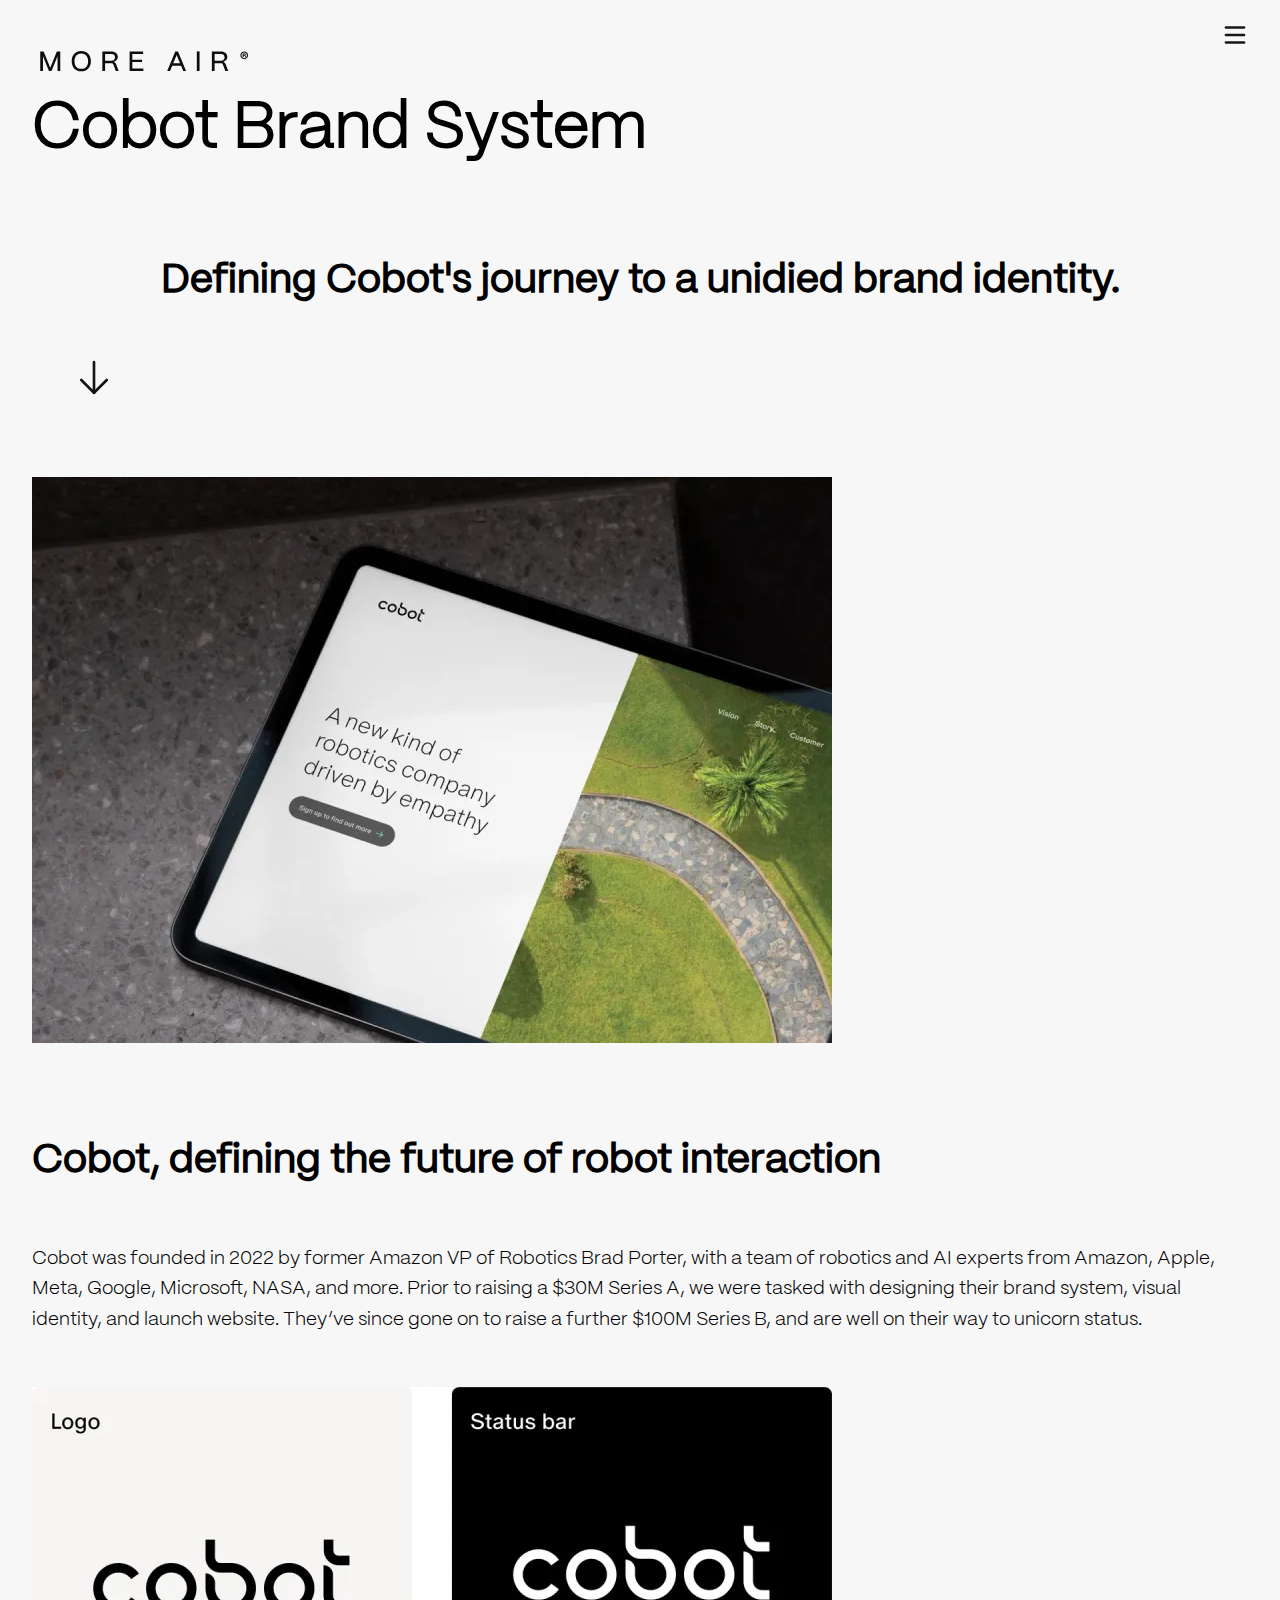
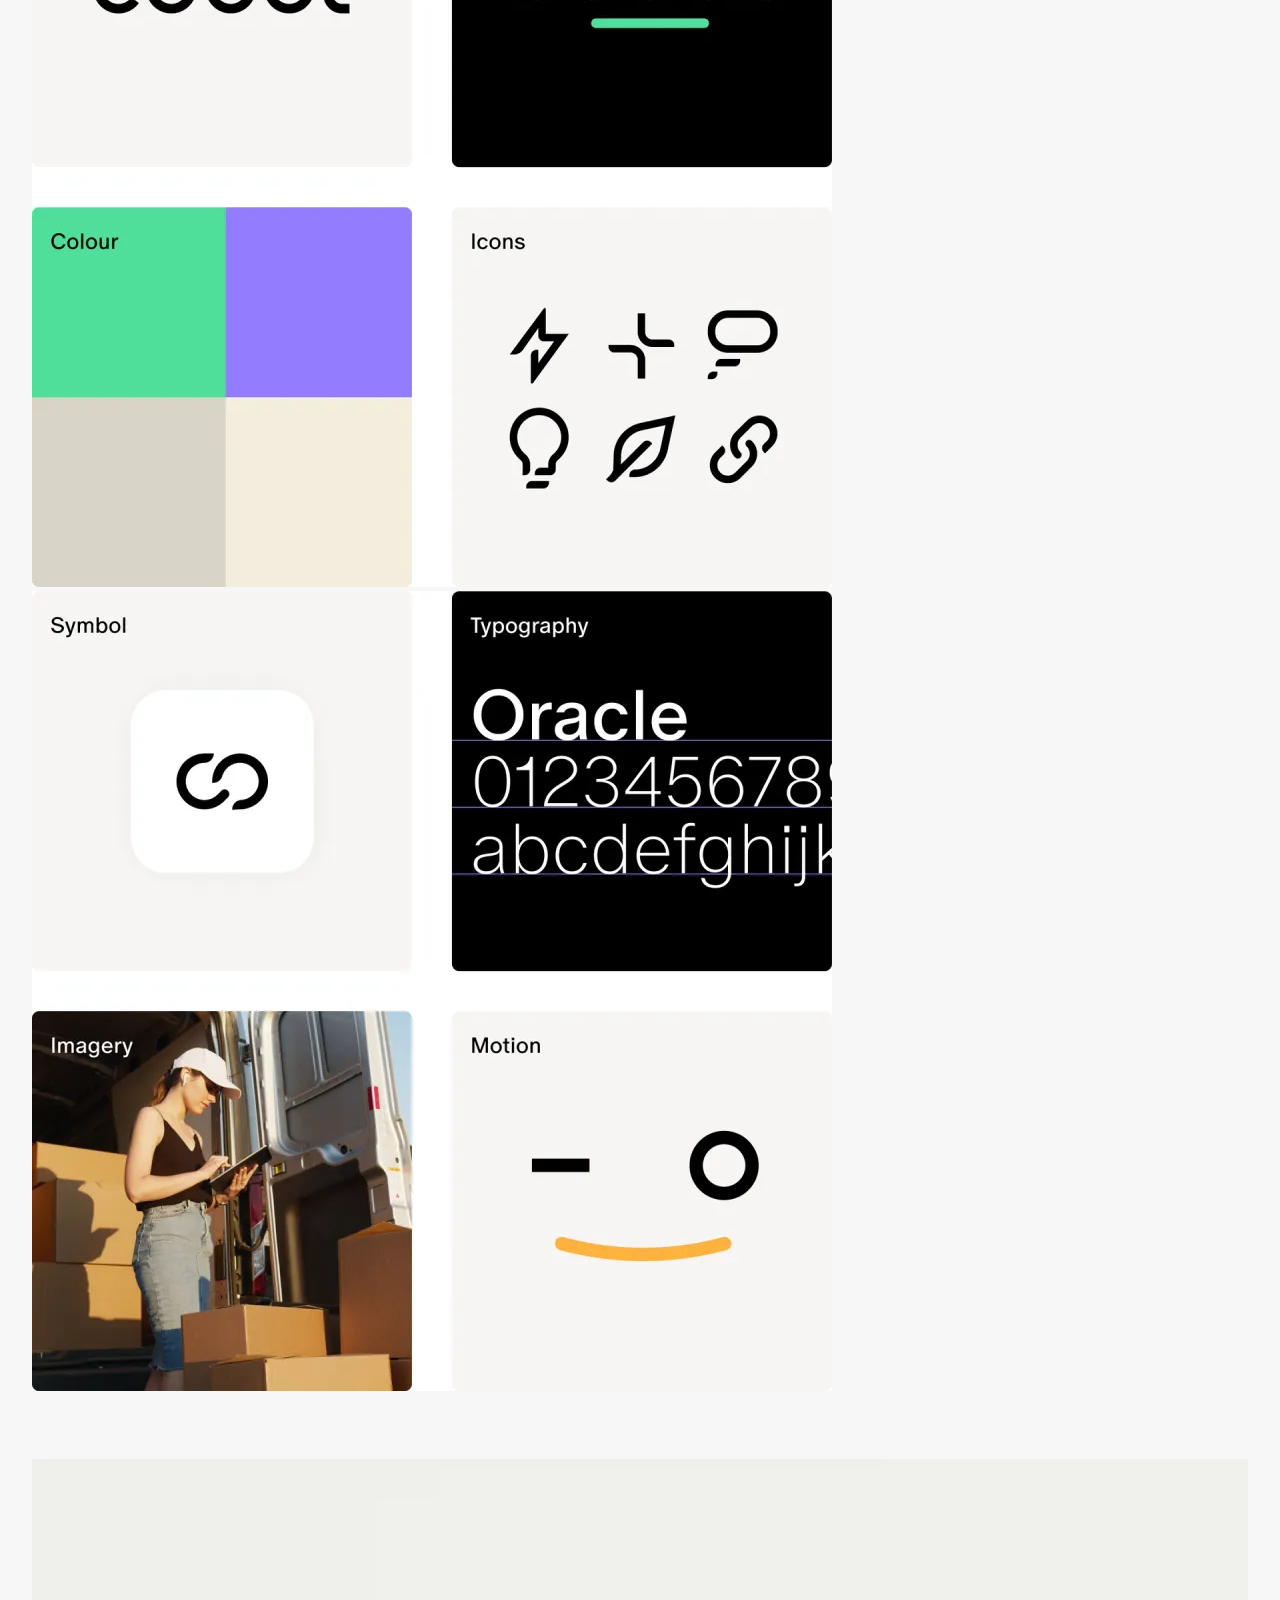
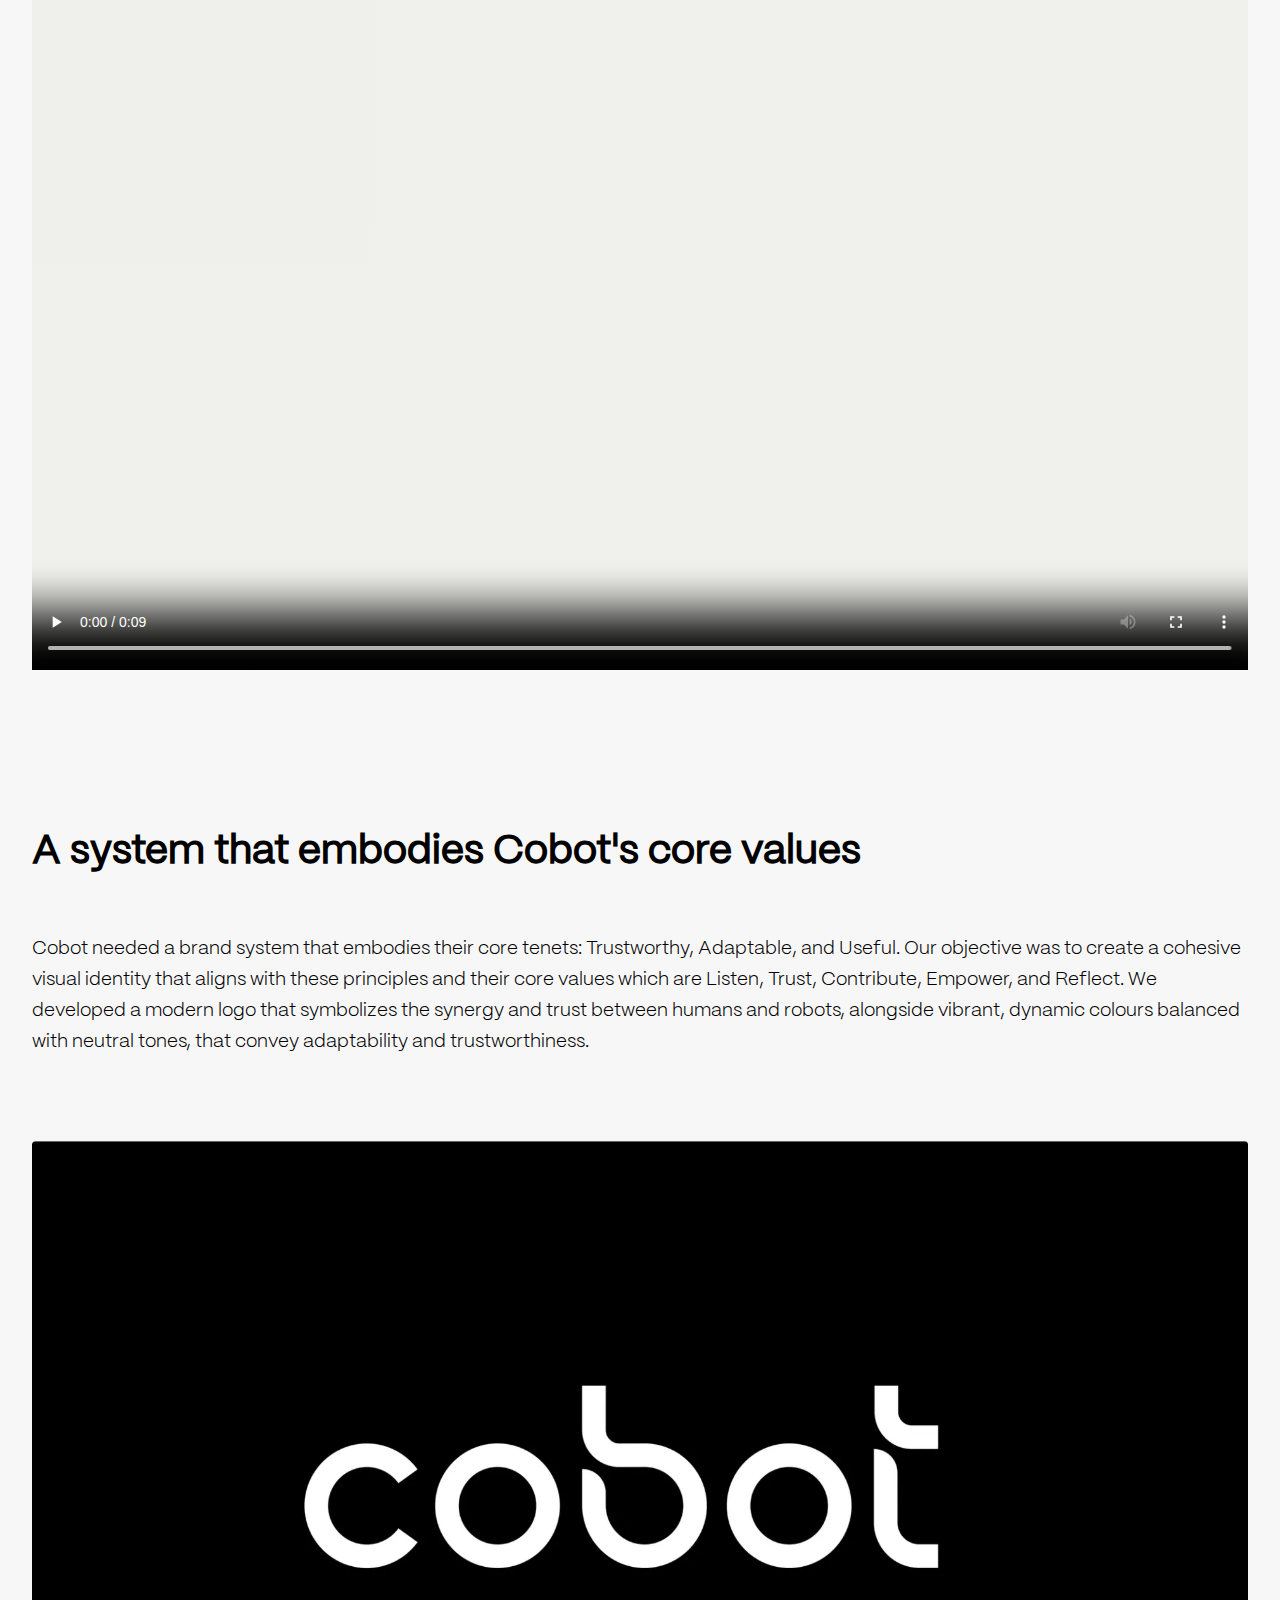
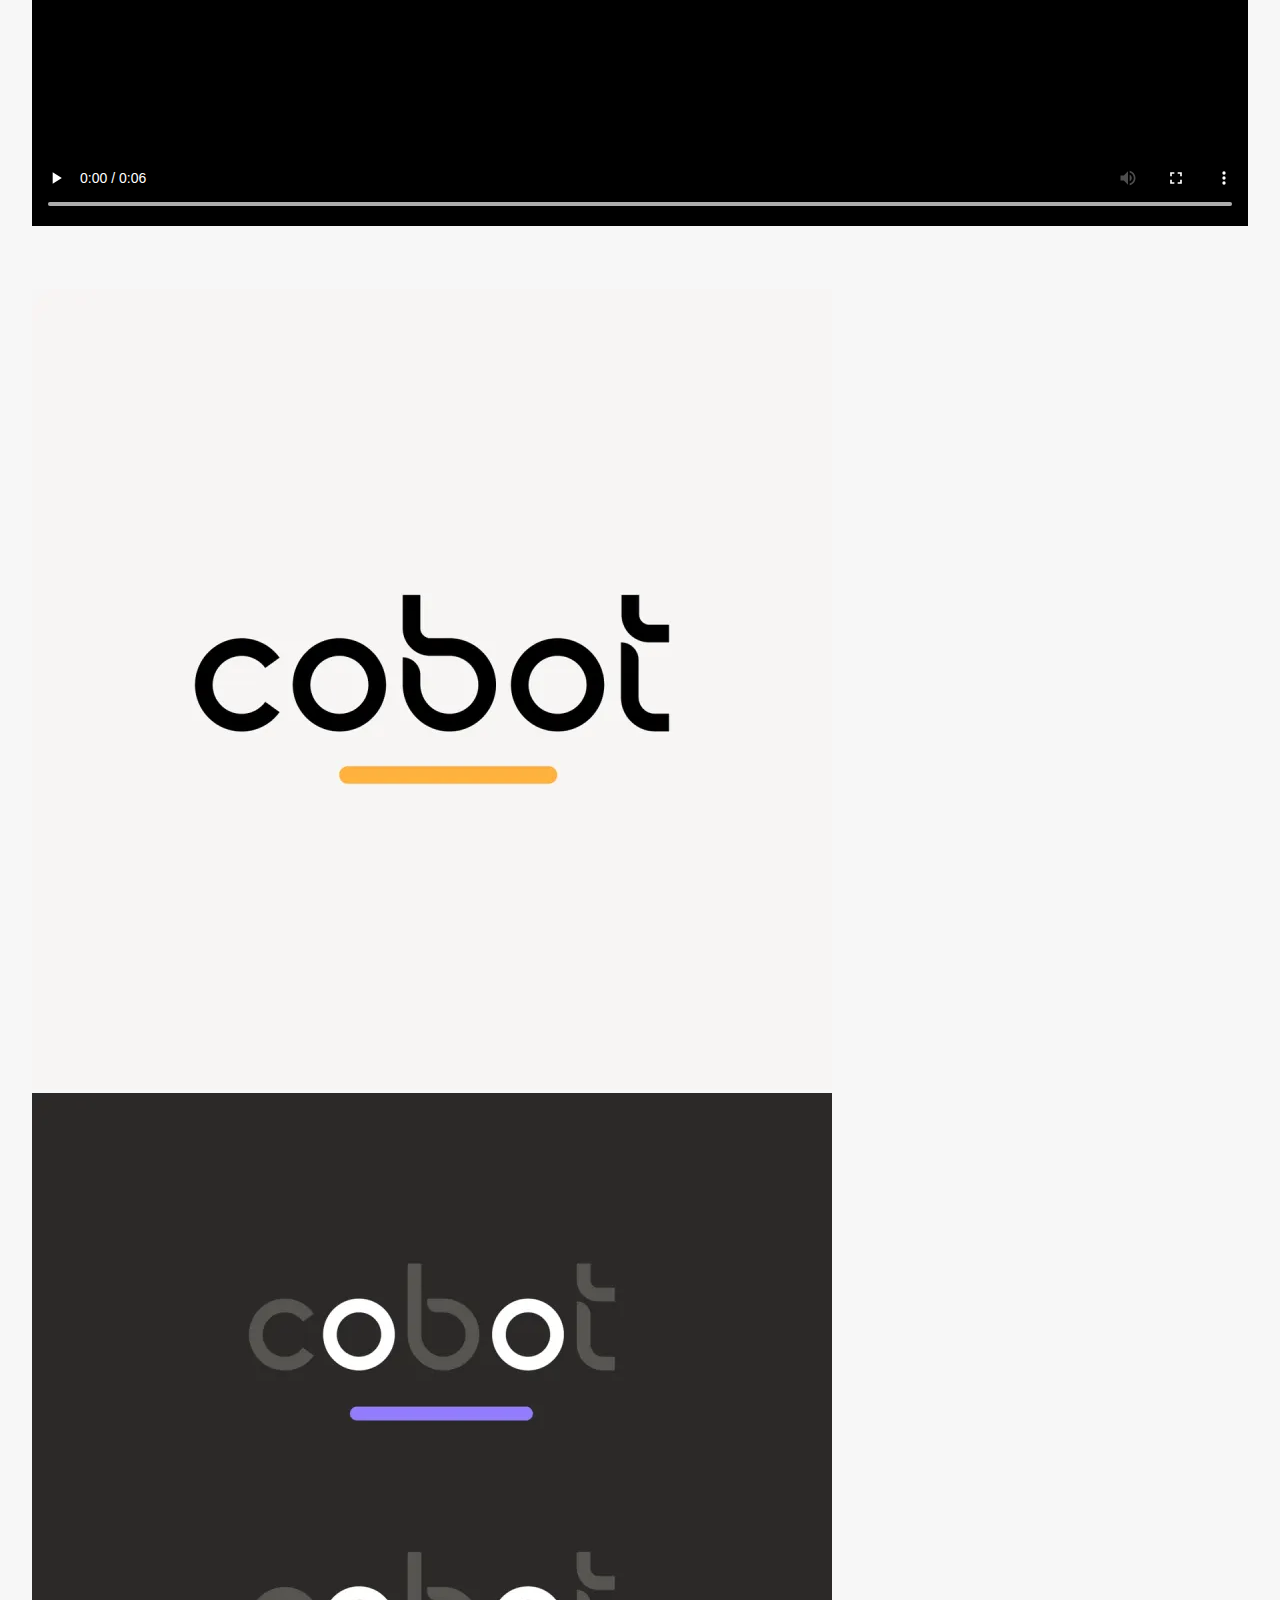
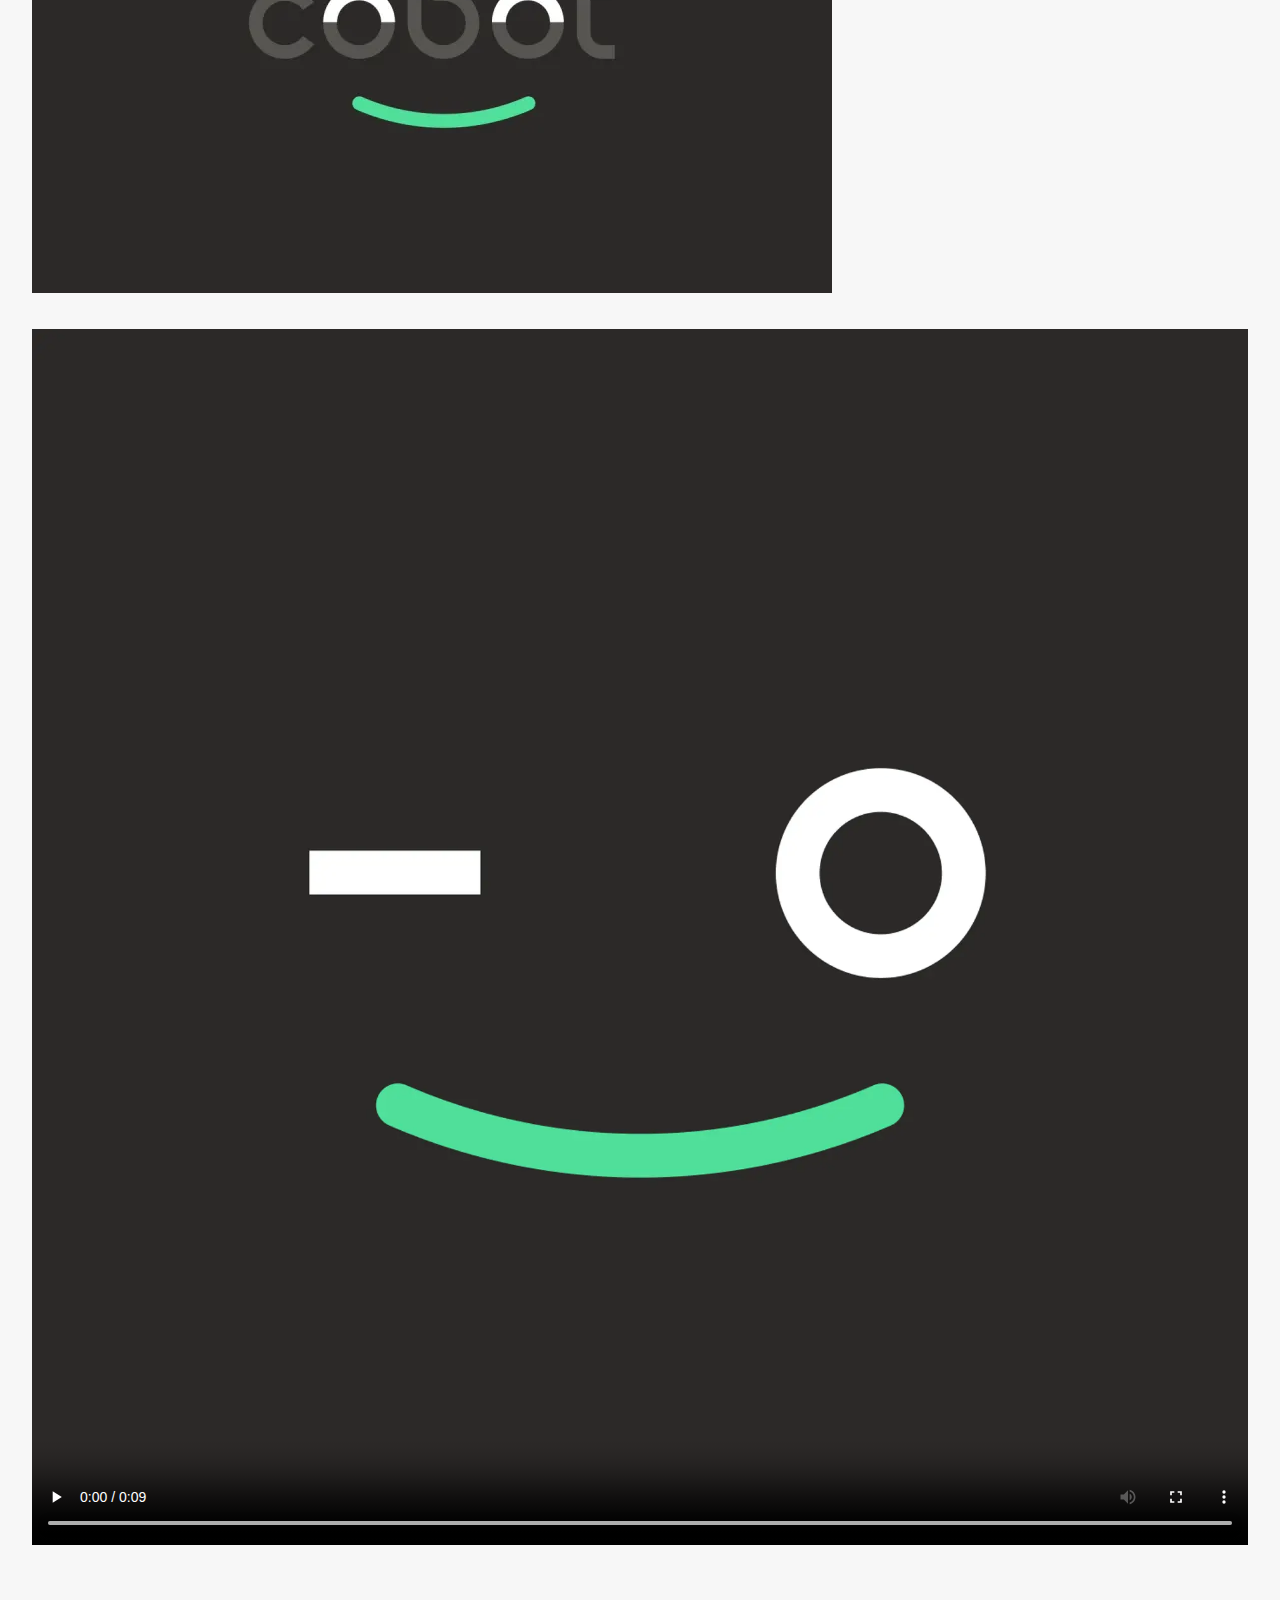
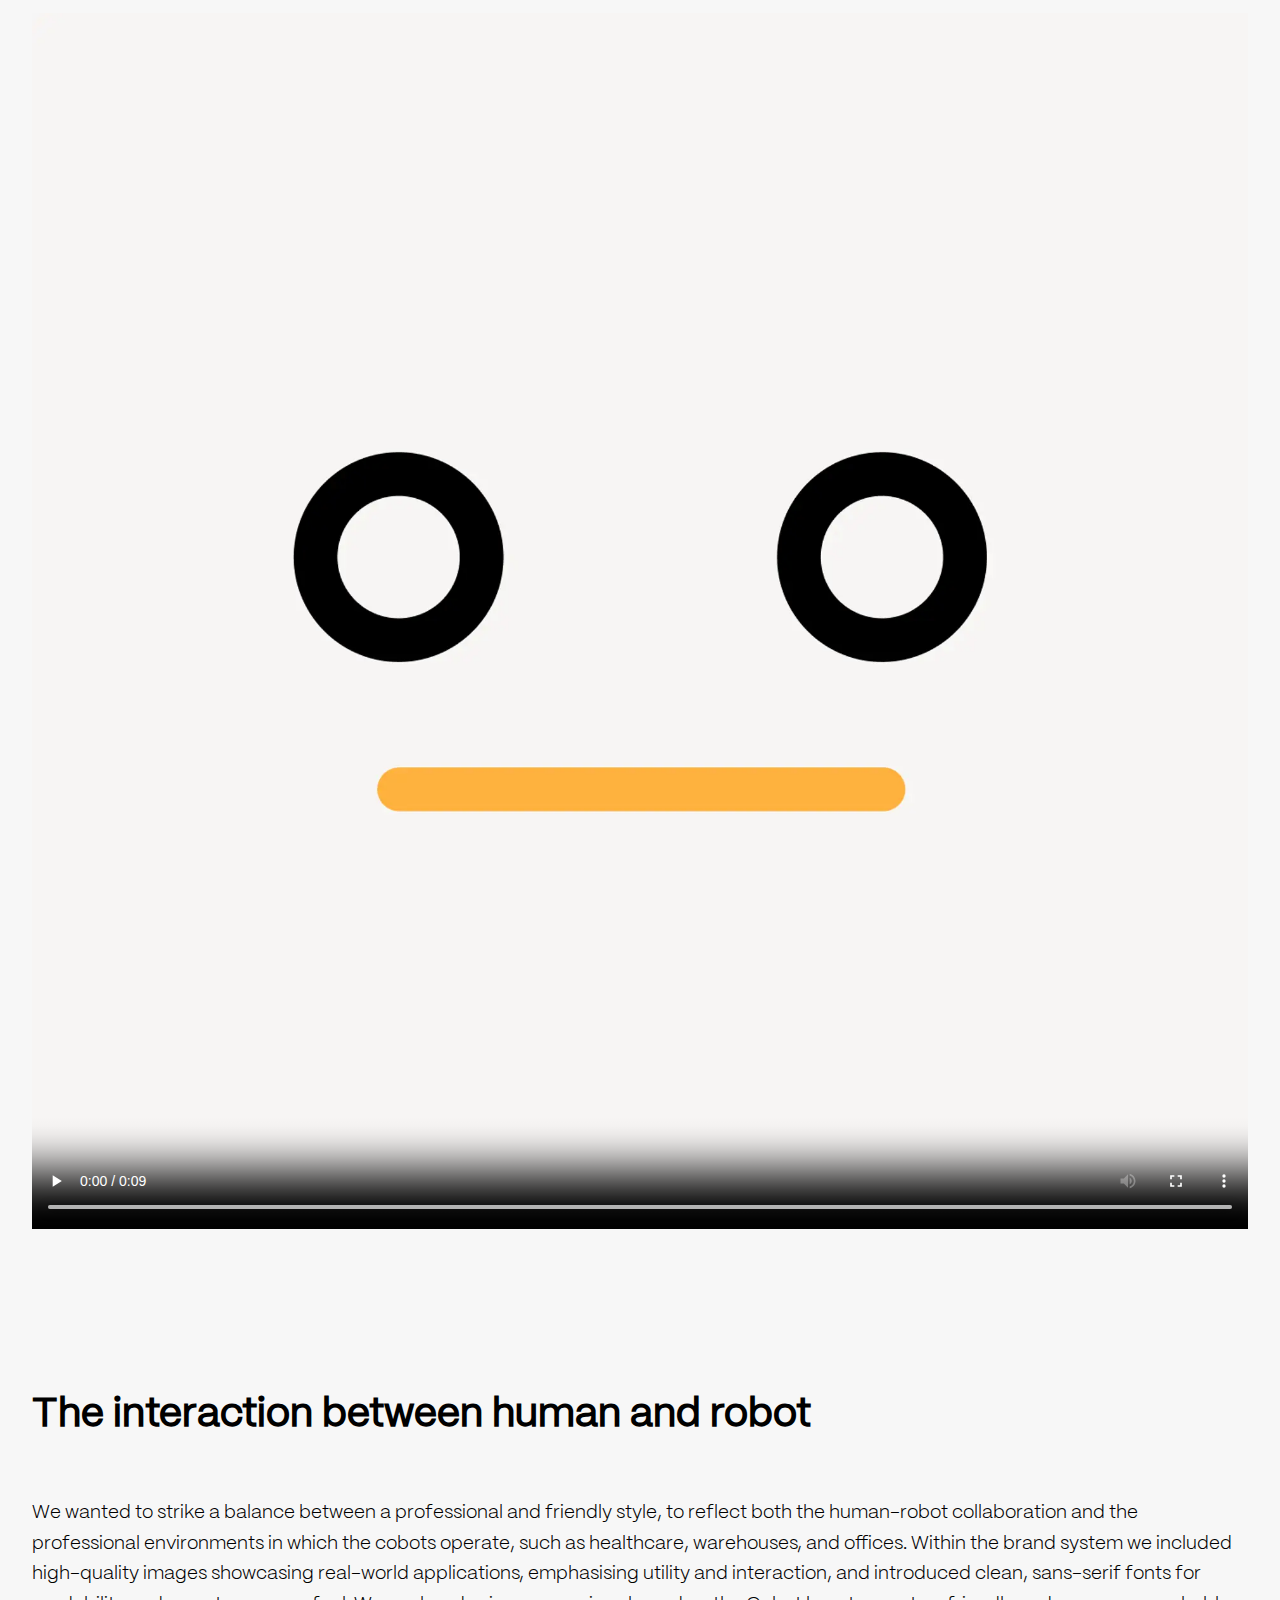
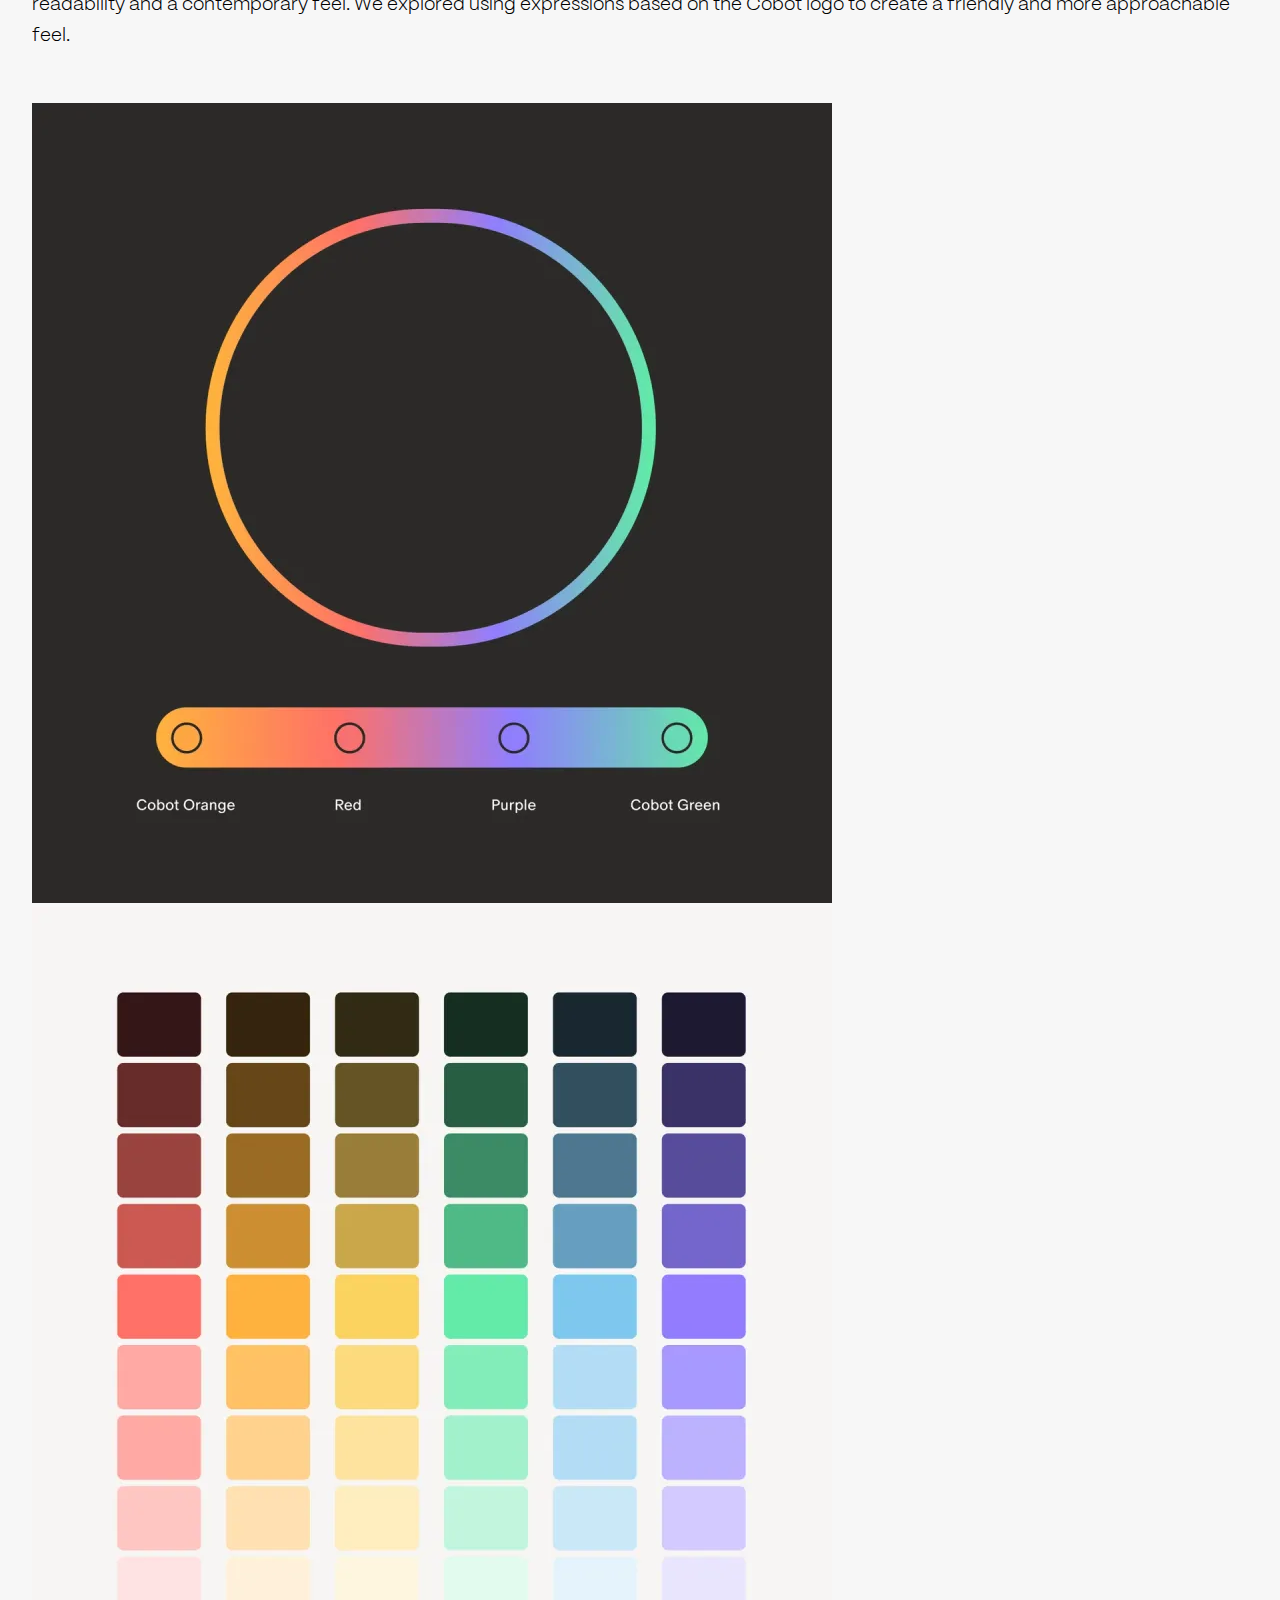
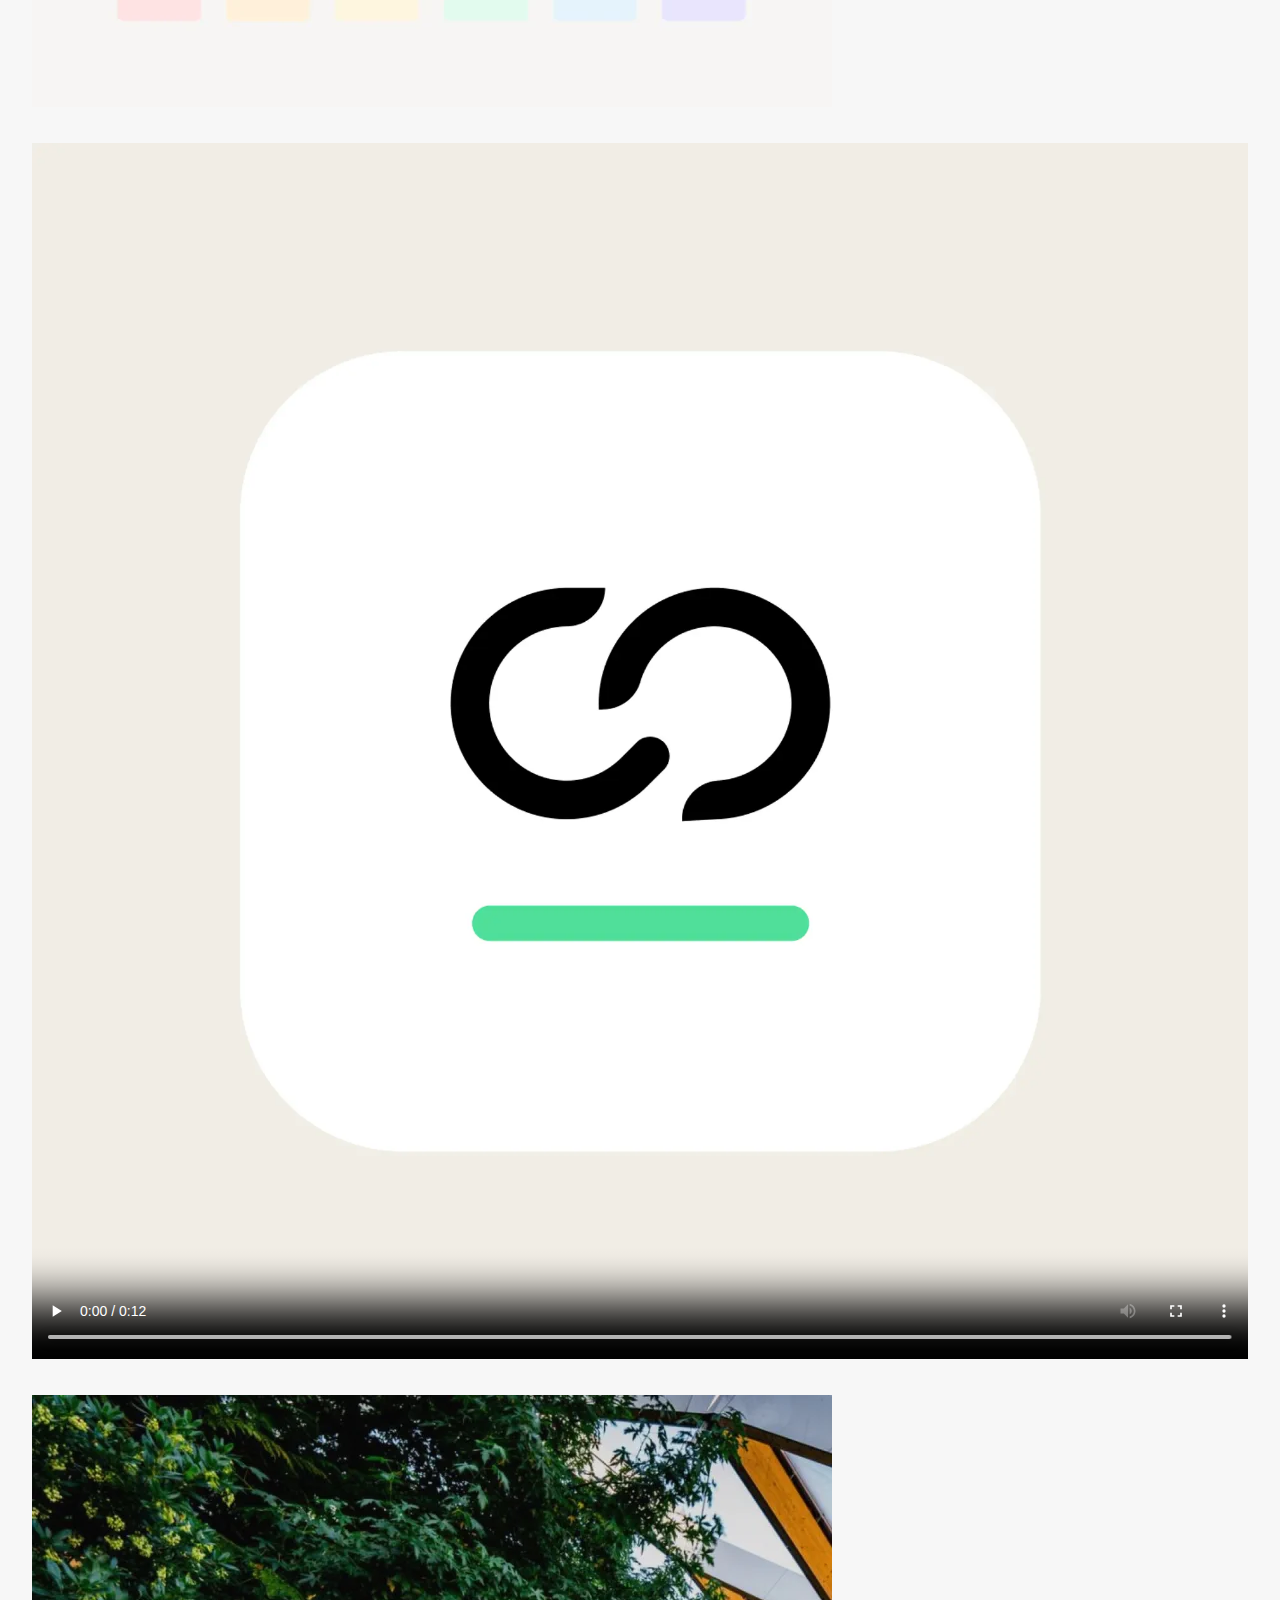
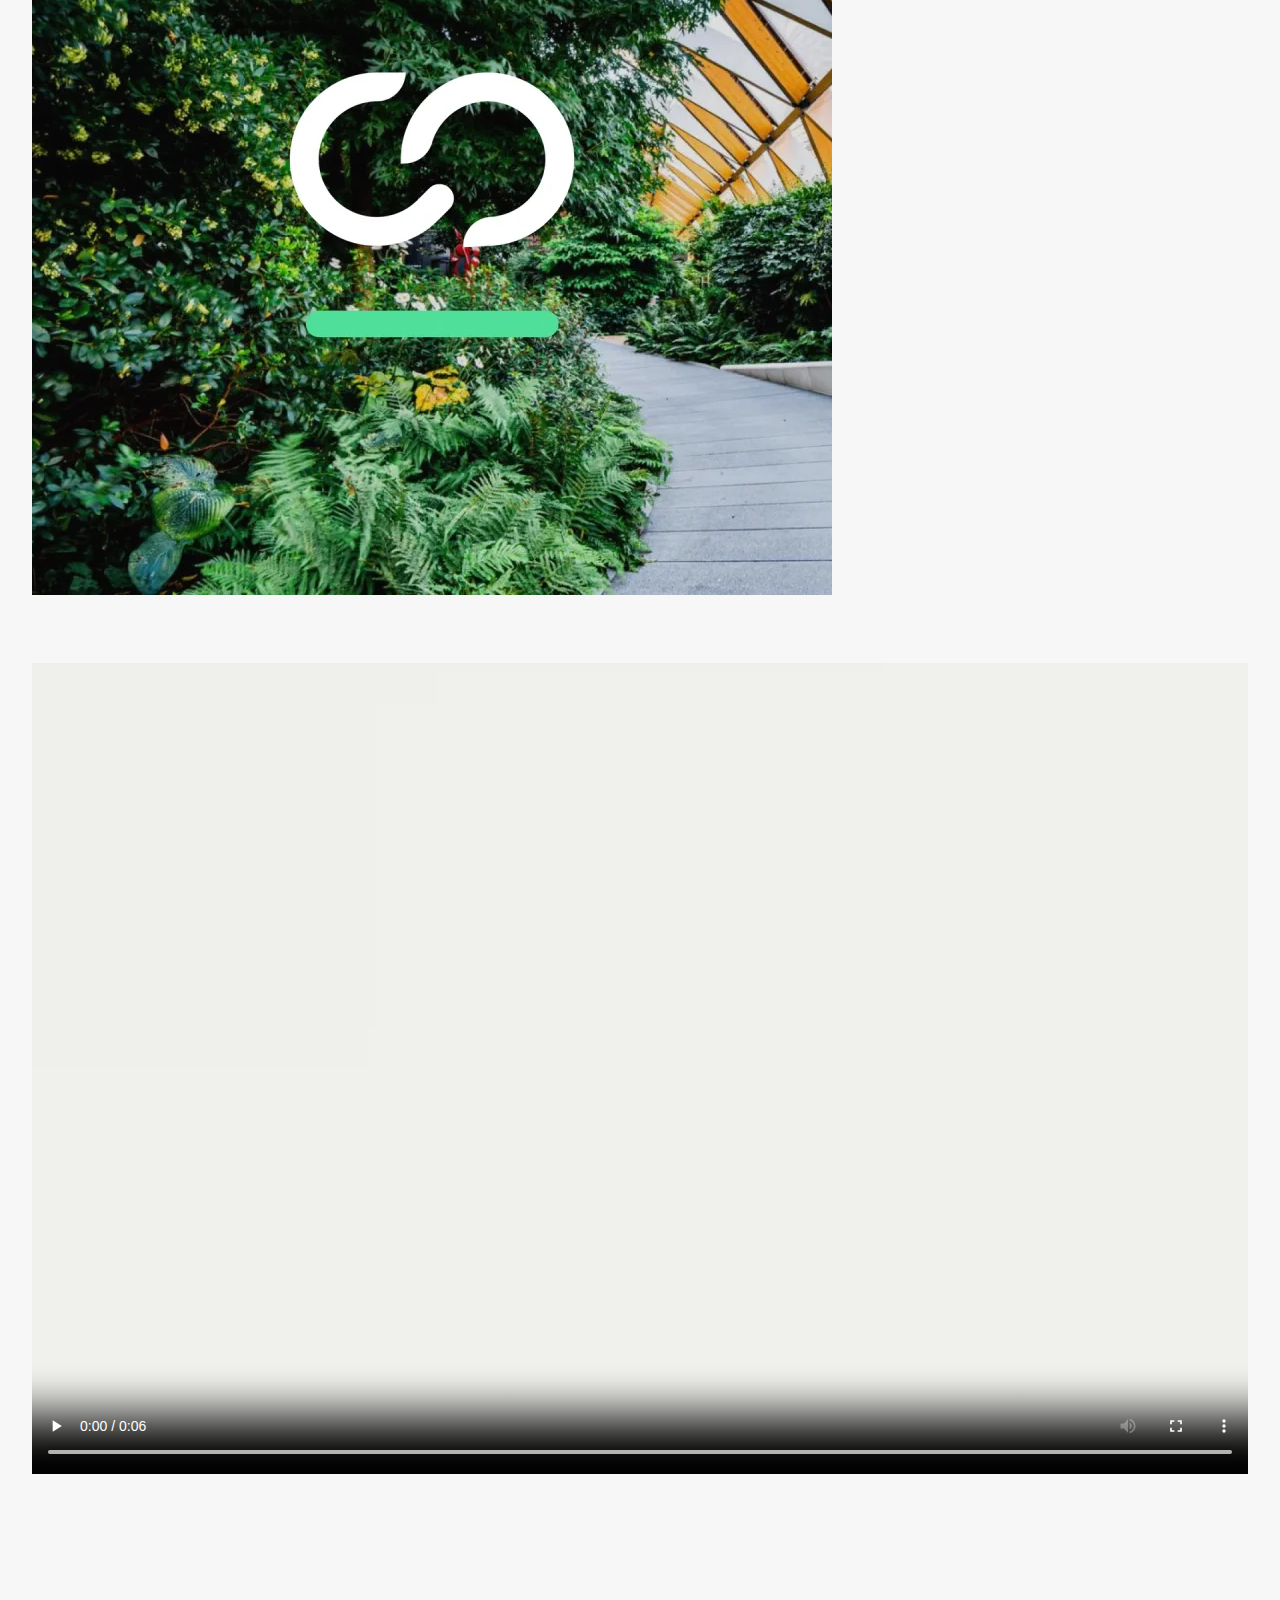
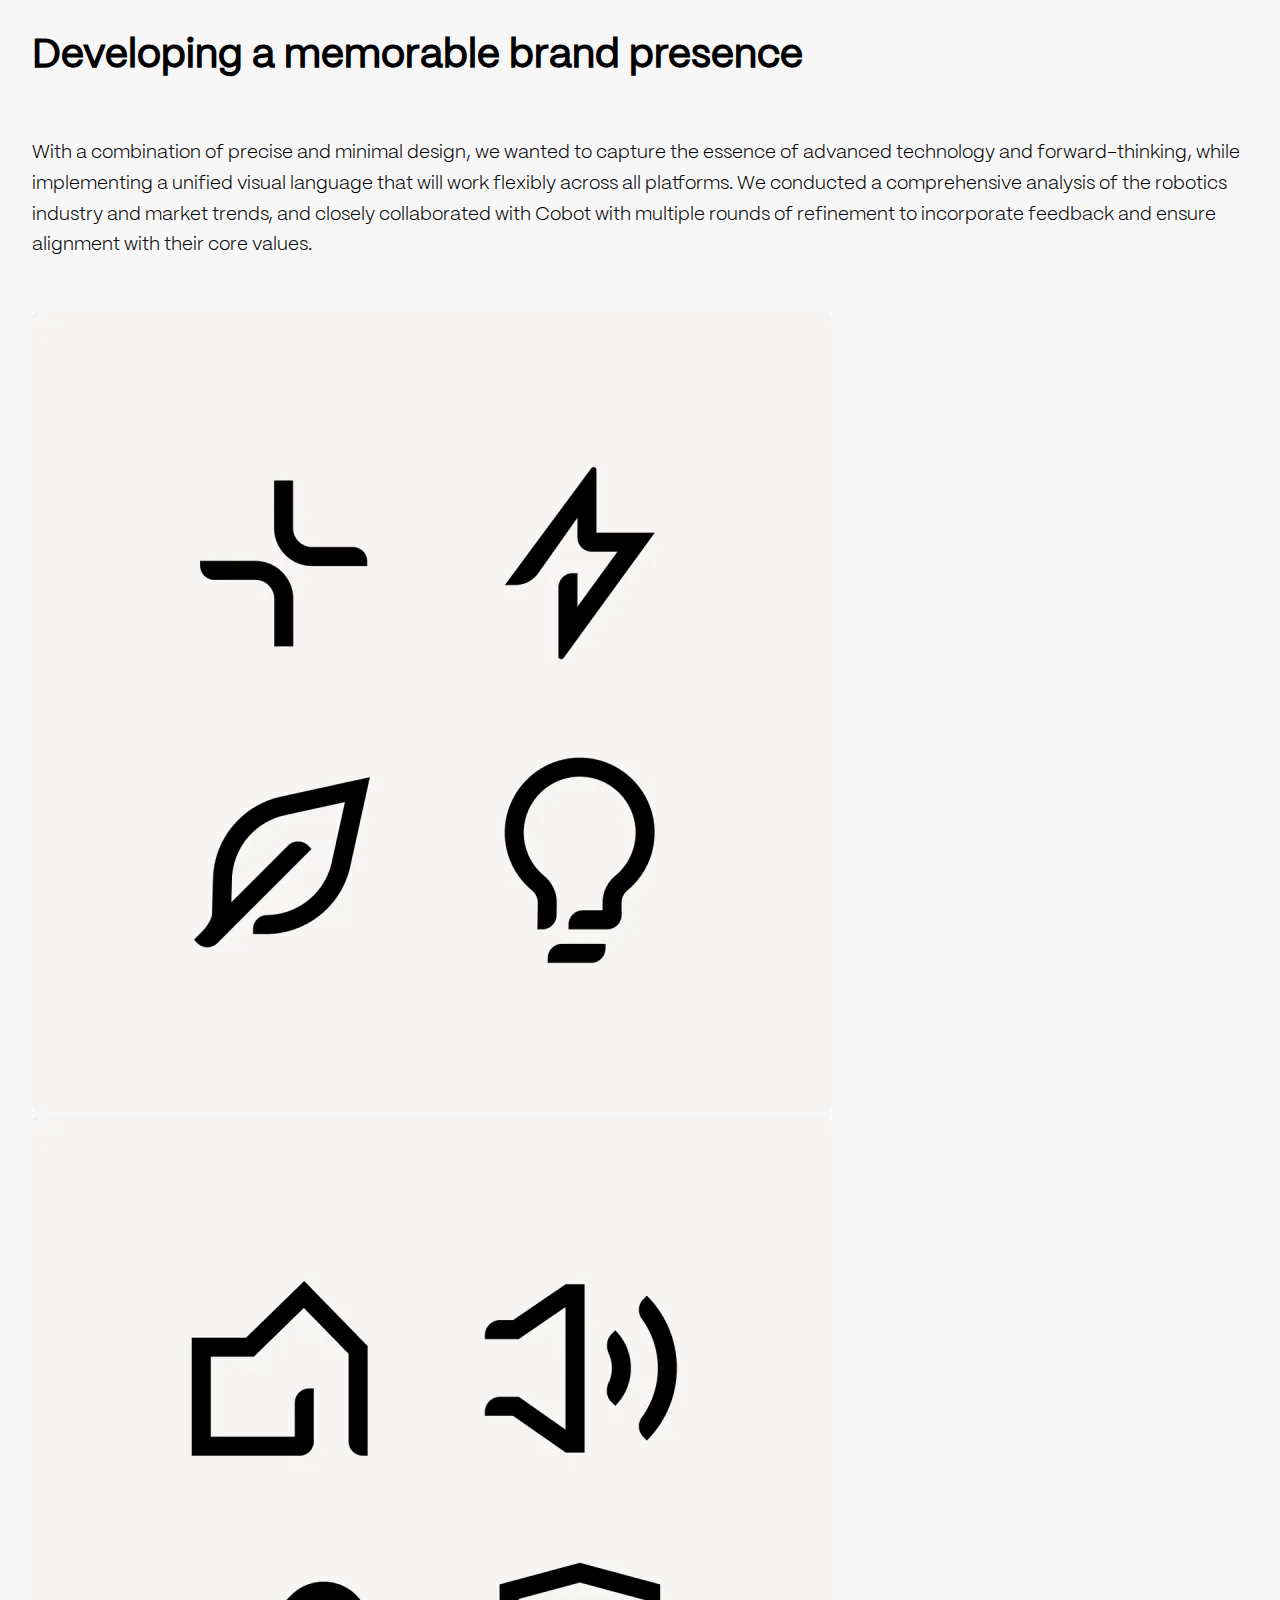
<file: work.html>
<!DOCTYPE html>
<html lang="en">
  <head>
    <meta charset="UTF-8" />
    <meta name="author" content="jouw naam" />
    <meta name="viewport" content="width=device-width, initial-scale=1" />

    <title>Cobot Brand System</title>

    <link href="styles/style.css" rel="stylesheet" />
    <link rel="icon" type="image/png" href="https://cdn.sanity.io/images/e5uu7aeh/production/55063ddd5a26a0fa67940a47f1f618d110683449-192x192.png?auto=format" />
  </head>

  <body>
    <header>
      <nav>
        <a id="logo" href="index.html"><img src="images/logoBlack.svg" alt="Logo More Air." /></a>

        <input id="toggle" type="checkbox" aria-hidden="true" />
        <label class="hamburger" for="toggle" aria-hidden="true">
          <!-- Unchecked state -->
          <svg class="unchecked" width="32" height="32" viewBox="0 0 32 32" fill="none" xmlns="http://www.w3.org/2000/svg">
            <path d="M25 23.5L7 23.5" stroke="#151614" stroke-width="2.65" stroke-linecap="round" />
            <path d="M25 8.5L7 8.5" stroke="#151614" stroke-width="2.65" stroke-linecap="round" />
            <path d="M25 16L7 16" stroke="#151614" stroke-width="2.65" stroke-linecap="round" />
          </svg>
          <!-- Checked state -->
          <svg class="checked" width="32" height="32" viewBox="0 0 32 32" fill="none" xmlns="http://www.w3.org/2000/svg">
            <path d="M7.51465 7.51465L24.4852 24.4852" stroke="white" stroke-width="2.65" stroke-linecap="round" />
            <path d="M24.4851 7.51465L7.51454 24.4852" stroke="white" stroke-width="2.65" stroke-linecap="round" />
          </svg>
        </label>

            <ul class="nav">
                <li><a href="index.html">About</a></li>
                <li><a href="work.html">Work</a></li>
                <li><a href="#">Contact</a></li>
            </ul>
      </nav>
    </header>

    <main>
      <h1>Cobot Brand System</h1>
      <div class="main-header">
        <h2>Defining Cobot's journey to a unidied brand identity.</h2>
        <button>
          <svg width="48" height="48" viewBox="0 0 48 48">
            <path d="M36.728 27.022L24 39.75" stroke="#151614" stroke-width="2.65" stroke-linecap="round"></path>
            <path d="M24 9L24 39.75" stroke="#151614" stroke-width="2.65" stroke-linecap="round"></path>
            <path d="M23.978 39.7278L11.2722 27.0219" stroke="#151614" stroke-width="2.65" stroke-linecap="round"></path>
          </svg>
        </button>
      </div>
      <img src="images/cobotBrandSystem.jpg" alt="Ipad that displays the Cobot website." />

      <section class="cobot-section">
        <h2>Cobot, defining the future of robot interaction</h2>
        <p>
          Cobot was founded in 2022 by former Amazon VP of Robotics Brad Porter, with a team of robotics and AI experts from Amazon, Apple, Meta, Google, Microsoft, NASA, and more. Prior to raising a
          $30M Series A, we were tasked with designing their brand system, visual identity, and launch website. They’ve since gone on to raise a further $100M Series B, and are well on their way to
          unicorn status.
        </p>
        <div class="media-container">
          <img src="images/logoStatusbarColourIcons.jpg" alt="The logo, status bar, primary colors, and icons." />
          <img src="images/symbolTypographyImageryMotion.jpg" alt="The symbol, typography, imagery, and motion." />
        </div>
        <video title="Abstract lines crossing in circles." poster="images/cobotCircleLines.jpg" loop playsinline controls>
          <source src="videos/cobotStart.mp4" type="video/mp4" />
        </video>
      </section>      

      <section class="cobot-section">
        <h2>A system that embodies Cobot's core values</h2>
        <p>
          Cobot needed a brand system that embodies their core tenets: Trustworthy, Adaptable, and Useful. Our objective was to create a cohesive visual identity that aligns with these principles and
          their core values which are Listen, Trust, Contribute, Empower, and Reflect. We developed a modern logo that symbolizes the synergy and trust between humans and robots, alongside vibrant,
          dynamic colours balanced with neutral tones, that convey adaptability and trustworthiness.
        </p>
        <video title="Black and White namelogo of Cobot." poster="images/cobotLogoBlack.jpg" loop playsinline controls>
          <source src="videos/cobotLogo1.mp4" type="video/mp4" />
        </video>
        <div class="media-container">
          <img src="images/cobotLogoColour.jpg" alt="Color namelogo of Cobot." />
          <img src="images/cobotLogoBlack2.jpg" alt="Different variations of the namelogo of Cobot." />
          <div class="video-pair">
            <video title="A black and white animated smile (the logo)." poster="images/smileyBlack.jpg" loop playsinline controls>
              <source src="videos/cobotSmiley1.mp4" type="video/mp4" />
            </video>
            <video title="A coloured, animated smile (the logo)." poster="images/smiley.jpg" loop playsinline controls>
              <source src="videos/cobotSmiley2.mp4" type="video/mp4" />
            </video>
          </div>
        </div>
      </section>      

      <section>
        <h2>The interaction between human and robot</h2>
        <p>
          We wanted to strike a balance between a professional and friendly style, to reflect both the human-robot collaboration and the professional environments in which the cobots operate, such as
          healthcare, warehouses, and offices. Within the brand system we included high-quality images showcasing real-world applications, emphasising utility and interaction, and introduced clean,
          sans-serif fonts for readability and a contemporary feel. We explored using expressions based on the Cobot logo to create a friendly and more approachable feel.
        </p>
        <div class="media-container">
          <img src="images/colourwheel.jpg" alt="Colorwheel." />
          <img src="images/colourPalette.jpg" alt="Color palette." />
          <video title="The app icon." poster="images/iconPosterColourful.jpg" loop playsinline controls>
            <source src="videos/cobotLogo2.mp4" type="video/mp4" />
          </video>
          <img src="images/iconNature.jpg" alt="The app icon with a background with nature." />
        </div>
        <video title="The brand guidelines and choices made along the way regarding branding." poster="images/posterBlank.jpg" loop playsinline controls>
          <source src="videos/cobotLogo3.mp4" type="video/mp4" />
        </video>
      </section>

      <section>
        <h2>Developing a memorable brand presence</h2>
        <p>
          With a combination of precise and minimal design, we wanted to capture the essence of advanced technology and forward-thinking, while implementing a unified visual language that will work
          flexibly across all platforms. We conducted a comprehensive analysis of the robotics industry and market trends, and closely collaborated with Cobot with multiple rounds of refinement to
          incorporate feedback and ensure alignment with their core values.
        </p>
        <div class="media-container">
          <img src="images/icons1.jpg" alt="Icons." />
          <img src="images/icons2.jpg" alt="Icons." />
        </div>
        <video title="Black and white, animated icons." poster="images/iconsBlack.jpg" loop playsinline controls>
          <source src="videos/cobotLogo4.mp4" type="video/mp4" />
        </video>
        <img src="images/iconsGuideline.jpg" alt="Guidelines regarding the icons." />
        <div class="media-container">
          <img src="images/iconsTryOut.jpg" alt="Look of icons on the website." />
          <img src="images/buttonTryOut.jpg" alt="Look of how the button will be used in the website." />
        </div>
      </section>

      <section>
        <h2>Successful launch yields positive outcomes</h2>
        <p>
          The new brand system was rolled out across Cobots' marketing materials, and product packaging while the website we built went live in time for their Series A funding announcement that had to
          accurately coincide with media coverage. We helped to increase brand recognition and enhance visibility within the industry, while helping to create a modern, professional image reinforcing
          their leadership in robotics innovation. Stakeholders and audiences responded positively, noting the alignment with the company’s vision and core values.
        </p>
        <video title="Interaction on a phone." poster="images/PhoneInteraction.jpg" loop playsinline controls>
          <source src="videos/cobotPhoneDemo.mp4" type="video/mp4" />
        </video>
        <img src="images/websiteTryOut.jpg" alt="Website in dark mode." />
        <img src="images/websiteTryOut2.jpg" alt="Website in light mode." />
      </section>

      <section class="quote">
        <p>“More Air's exceptional service in branding and website development significantly enhanced our online presence, crucial for our successful Series A announcement.”</p>
        <h3>Brad Porter</h3>
        <h4>Founder & CEO, Cobot</h4>
        <img src="images/billboard.jpg" alt="Website on a billboard." />
        <img src="images/instagramTryOut.jpg" alt="Advertisements on Instagram." />
        <img src="images/shirt.jpg" alt="Logo on a t-shirt." />
      </section>

      <section>
        <h2>More work</h2>
        <ol>
          <li>
            <img src="images/nokiaPureDesignSystem.jpg" alt="Blue circle with the Nokia logo." />
            <h3>Nokia Pure Design System</h3>
            <p>Flexible future-proof design</p>
          </li>
          <li>
            <img src="images/nokiaSmartLightning.jpg" alt="Phone displaying the Nokia Smart Lightning app." />
            <h3>Nokia Smart Lightning</h3>
            <p>Smart home minimalism</p>
          </li>
        </ol>
      </section>
    </main>
    <footer>
      <section>
        <h2 id="letsWork">Let's work together</h2>
        <div class="containerButton">
          <button id="sayButton">Say hello <span>&nbsp;→</span></button>
        </div>
      </section>

      <button>
        <svg width="48" height="48" viewBox="0 0 48 48">
          <path d="M36.728 27.022L24 39.75" stroke="#151614" stroke-width="2.65" stroke-linecap="round"></path>
          <path d="M24 9L24 39.75" stroke="#151614" stroke-width="2.65" stroke-linecap="round"></path>
          <path d="M23.978 39.7278L11.2722 27.0219" stroke="#151614" stroke-width="2.65" stroke-linecap="round"></path>
        </svg>
      </button>

      <div class="footer">
        <p>© More Air 2024</p>

        <!--Social media links-->
        <div class="social-media">
          <a href="#" alt="Instagram">
            <svg width="20px" viewBox="0 0 24 24">
              <path d="M12,5.94c-1.2,0-2.37,0.36-3.37,1.02c-1,0.67-1.77,1.61-2.23,2.72c-0.46,1.11-0.58,2.33-0.35,3.5 c0.23,1.18,0.81,2.26,1.66,3.1s1.93,1.43,3.1,1.66c1.18,0.23,2.4,0.11,3.5-0.35c1.11-0.46,2.06-1.24,2.72-2.23 c0.67-1,1.02-2.17,1.02-3.37c0-1.61-0.64-3.15-1.78-4.29C15.15,6.57,13.61,5.94,12,5.94z M14.78,14.78 c-0.74,0.74-1.74,1.15-2.78,1.15c-0.78,0-1.54-0.23-2.19-0.66c-0.65-0.43-1.15-1.05-1.45-1.77c-0.3-0.72-0.38-1.51-0.22-2.27 c0.15-0.76,0.53-1.46,1.08-2.02c0.55-0.55,1.25-0.93,2.02-1.08c0.76-0.15,1.55-0.07,2.27,0.22c0.72,0.3,1.33,0.8,1.77,1.45 s0.66,1.41,0.66,2.19C15.94,13.04,15.52,14.05,14.78,14.78z M18.3,4.28c-0.78,0-1.42,0.63-1.42,1.42s0.63,1.42,1.42,1.42 c0.78,0,1.42-0.63,1.42-1.42S19.09,4.28,18.3,4.28z M23.74,7.13c-0.06-1.26-0.26-2.12-0.55-2.87c-0.3-0.79-0.76-1.5-1.36-2.09 c-0.59-0.6-1.3-1.07-2.09-1.36c-0.75-0.29-1.61-0.49-2.87-0.55C15.61,0.2,15.21,0.19,12,0.19c-3.21,0-3.61,0.01-4.87,0.07 C5.87,0.32,5.02,0.52,4.26,0.81c-0.79,0.3-1.5,0.76-2.09,1.36c-0.6,0.59-1.07,1.3-1.36,2.09C0.52,5.02,0.32,5.87,0.26,7.13 C0.2,8.39,0.19,8.79,0.19,12s0.01,3.61,0.07,4.87c0.06,1.26,0.26,2.12,0.55,2.87c0.3,0.79,0.76,1.5,1.36,2.09 c0.59,0.6,1.3,1.07,2.09,1.36c0.75,0.29,1.61,0.49,2.87,0.55c1.26,0.06,1.66,0.07,4.87,0.07c3.21,0,3.61-0.01,4.87-0.07 c1.26-0.06,2.12-0.26,2.87-0.55c0.78-0.3,1.5-0.77,2.09-1.36c0.59-0.59,1.06-1.31,1.36-2.09c0.29-0.75,0.49-1.61,0.55-2.87 c0.06-1.26,0.07-1.66,0.07-4.87S23.8,8.39,23.74,7.13z M21.61,16.77c-0.05,1.15-0.24,1.78-0.41,2.19c-0.2,0.51-0.5,0.97-0.88,1.36 c-0.39,0.39-0.85,0.69-1.36,0.88c-0.42,0.16-1.04,0.35-2.19,0.41c-1.24,0.06-1.62,0.07-4.77,0.07c-3.15,0-3.53-0.01-4.77-0.07 c-1.15-0.05-1.78-0.24-2.19-0.41c-0.51-0.19-0.98-0.49-1.36-0.88c-0.39-0.38-0.69-0.84-0.88-1.36c-0.16-0.42-0.35-1.04-0.41-2.19 C2.33,15.53,2.32,15.15,2.32,12c0-3.15,0.01-3.53,0.07-4.77c0.05-1.15,0.24-1.78,0.41-2.19c0.19-0.51,0.49-0.98,0.88-1.36 c0.38-0.39,0.84-0.69,1.36-0.88c0.42-0.16,1.04-0.35,2.19-0.41C8.47,2.33,8.85,2.32,12,2.32l0,0c3.15,0,3.53,0.01,4.77,0.07 c1.15,0.05,1.78,0.24,2.19,0.41c0.51,0.19,0.98,0.49,1.36,0.88c0.39,0.38,0.69,0.84,0.88,1.36c0.16,0.42,0.35,1.04,0.41,2.19 c0.06,1.25,0.07,1.62,0.07,4.77C21.68,15.15,21.67,15.53,21.61,16.77z"></path>
            </svg>
          </a>
          <a href="#" alt="X">
            <svg width="20px" viewBox="0 0 24 24">
              <path d="M17.76,15.26c-3.08-4.49-3.49-5.09-3.48-5.12c0.01-0.03,0.43-0.52,3.19-3.73 c0.47-0.55,1.13-1.31,1.45-1.69s0.65-0.76,0.73-0.85c0.08-0.09,0.48-0.55,0.89-1.03c0.41-0.48,1.11-1.29,1.56-1.81 c0.44-0.52,0.82-0.96,0.84-0.98C22.97,0,22.91,0,21.94,0H20.9l-0.46,0.54c-0.61,0.71-1.72,2-2.03,2.36 c-0.14,0.16-0.31,0.36-0.38,0.45c-0.07,0.09-0.22,0.25-0.32,0.37c-0.1,0.12-0.62,0.72-1.15,1.34s-0.97,1.13-0.98,1.14 c-0.01,0.01-0.12,0.14-0.25,0.29c-0.23,0.27-0.46,0.54-1.52,1.77c-0.47,0.54-0.49,0.56-0.53,0.51c-0.02-0.03-1.39-2.01-3.03-4.4 L7.27,0l-3.5,0l-3.5,0l0.14,0.2C0.5,0.32,2.33,2.98,4.49,6.12s4.15,6.04,4.43,6.45c0.28,0.41,0.51,0.75,0.51,0.76 s-0.1,0.14-0.23,0.29c-0.13,0.15-0.49,0.57-0.8,0.93c-0.31,0.36-0.84,0.98-1.17,1.36s-0.91,1.06-1.3,1.51 c-0.38,0.44-1.07,1.24-1.52,1.77c-1.41,1.64-1.62,1.88-2.69,3.13c-0.57,0.67-1.12,1.31-1.22,1.42c-0.1,0.11-0.18,0.22-0.18,0.23 c0,0.02,0.36,0.03,1.02,0.03h1.02l1.12-1.3c0.61-0.72,1.22-1.42,1.35-1.57c0.27-0.31,2.36-2.74,2.53-2.95 c0.07-0.08,0.16-0.19,0.22-0.25c0.05-0.06,0.46-0.53,0.91-1.06c0.45-0.52,0.83-0.96,0.84-0.98c0.02-0.02,0.25-0.29,0.53-0.61 s0.51-0.59,0.52-0.59s1.43,2.05,3.14,4.55s3.16,4.6,3.19,4.65l0.07,0.1l3.49,0c2.87,0,3.48-0.01,3.47-0.03 C23.71,23.93,22.04,21.5,17.76,15.26z M19.32,22.49c-1.24,0.01-1.58,0-1.61-0.03c-0.02-0.02-1-1.42-2.18-3.11 C11.83,14.05,6.07,5.81,4.6,3.71c-0.77-1.1-1.43-2.04-1.45-2.08L3.1,1.56L4.7,1.57l1.59,0.01l3.18,4.55c1.75,2.5,5.03,7.2,7.3,10.45 l4.13,5.91L19.32,22.49z"></path>
            </svg>
          </a>
          <a href="#" alt="LinkedIn">
            <svg width="20px" viewBox="0 0 24 24">
              <path d="M21.33,0H2.67C1.19,0,0,1.19,0,2.67v18.67C0,22.81,1.19,24,2.67,24h18.67c1.47,0,2.67-1.19,2.67-2.67 V2.67C24,1.19,22.81,0,21.33,0z M7.26,20.67H3.68V9.11h3.58V20.67z M5.45,7.6c-1.17,0-2.12-0.95-2.12-2.13s0.95-2.13,2.12-2.13 c1.17,0,2.12,0.95,2.12,2.13S6.62,7.6,5.45,7.6z M20.67,20.67h-3.56V14.6c0-1.66-0.63-2.59-1.95-2.59c-1.43,0-2.18,0.97-2.18,2.59 v6.07H9.54V9.11h3.43v1.56c0,0,1.03-1.91,3.48-1.91c2.45,0,4.21,1.5,4.21,4.59V20.67z"></path>
            </svg>
          </a>
        </div>
      </div>
    </footer>

    <script defer src="scripts/script.js"></script>
  </body>
</html>
</file>
<file: styles/style.css>
/*******************/
/* CUSTOM PROPERTIES */
/*******************/
:root {
  --color-text: #161715;
  --color-background: #f7f7f7;
}

/*********/
/* FONTS */
/*********/
@font-face {
  font-family: "PP-Mori-Regular";
  src: url(/font/PPMori-Regular.b106d8fe.woff2) format("woff2");
}

@font-face {
  font-family: "PP-Mori-Light";
  src: url(/font/PPMori-Light.0f42b11c.woff2) format("woff2");
}

/**************/ 
/* CSS REMEDY */
/**************/
*,
*::after,
*::before {
  box-sizing: border-box;
  -webkit-box-sizing: border-box;
}

body {
  margin: 0 auto;
  background: var(--color-background);
  overflow-x: hidden;
  padding: 0;
}

/**************/ 
/* TYPOGRAPHY */
/**************/
h1 {
  font-family: "PP-Mori-Light";
  font-size: clamp(2em, 5vw + 1em, 4em); /* Responsive font size */
  text-align: left;
}

h2, h3, h4, a, li {
  font-family: "PP-Mori-Regular";
  font-size: clamp(1.5em, 3vw + 1em, 2.5em); /* Responsive font size */
  margin-bottom: 0.5em;
}

p, button {
  font-family: "PP-Mori-Light";
  font-size: clamp(0.9em, 2vw + 0.5em, 1.2em); /* Responsive font size */
  line-height: 1.6;
  margin-bottom: 1em;
}

/****************/
/* LOGO STYLING */
/****************/
#logo {
  position: fixed;
  top: 1em;
  left: 1em;
  z-index: 1001;
  display: inline-block;
  mix-blend-mode: difference;
  filter: invert();
  width: 6em;
}

/******************/
/* HAMBURGER MENU */
/******************/
.hamburger {
  position: fixed;
  top: 10px;
  right: 20px;
  z-index: 1000;
  cursor: pointer;
  width: 50px;
  height: 50px;
  display: flex;
  align-items: center;
  justify-content: center;
}

.hamburger svg {
  width: 32px;
  height: 32px;
  fill: none;
  stroke: var(--color-text);
  position: absolute;
  transition: opacity 0.3s ease;
}

.unchecked {
  opacity: 1;
}

.checked {
  opacity: 0;
}

/* Hide the checkbox input */
#toggle {
  display: none;
}

/***********************/
/* HAMBURGER ANIMATION */
/***********************/
#toggle:checked + .hamburger .unchecked {
  opacity: 0;
}

#toggle:checked + .hamburger .checked {
  opacity: 1;
}

/****************/
/* MENU STYLING */
/****************/
.nav {
  position: fixed;
  top: 0;
  left: 0;
  width: 100%;
  height: 0;
  background-color: var(--color-text);
  overflow: hidden;
  z-index: 999;
  transition: height 0.3s ease-in-out;
}

.nav .nav-wrapper {
  display: flex;
  flex-direction: column;
  justify-content: center;
  align-items: flex-start;
  height: 100%;
  padding-left: 20px;
}

.nav .nav-wrapper nav {
  display: flex;
  flex-direction: column;
  align-items: flex-start;
}

.nav .nav-wrapper nav a {
  color: var(--color-background);
  font-size: clamp(1.8em, 3vw + 1em, 2.3em); /* Responsive font size */
  text-decoration: none;
  margin: 15px 0;
  opacity: 0;
  transition: opacity 0.3s ease;
}

/* Show menu items on toggle */
#toggle:checked + .hamburger + .nav {
  height: 100%;
}

#toggle:checked + .hamburger + .nav .nav-wrapper nav a {
  opacity: 0.9;
}

/*******************************************/
/* HOVER EFFECT WITH WHITE LINE UNDER LINK */
/*******************************************/
nav a {
  position: relative;
  display: inline-block;
  color: var(--color-background);
  text-decoration: none;
  transition: color 0.3s ease;
}

nav a::after {
  content: "";
  position: absolute;
  width: 0;
  height: 2px;
  background-color: var(--color-background);
  bottom: 0;
  left: 0;
  transition: width 0.4s ease;
}

nav a:hover::after {
  width: 100%;
}

/*******************/
/* MENU OPEN STATE */
/*******************/
#toggle:checked + .hamburger + .nav .nav-wrapper nav a {
  opacity: 0.9;
  transform: scale(1);
  transition-delay: 0.2s;
}

/************************/
/* MAIN CONTENT STYLING */
/************************/
main {
  display: grid;
  grid-template-columns: 1fr; /* Single column by default */
  gap: 2em;
  margin: 0 auto;
  padding: 0 2em;
}

main > h1 {
  margin-top: 1.5em;
  margin-bottom: 0.5em;
}

/* Header container styles */
.main-header {
  display: flex; /* Use flex for initial layout */
  flex-direction: column; /* Stack vertically by default */
}

/* Button styles */
.main-header button,
footer > button {
  padding: 0.75em 2em;
  background-color: var(--color-background);
  border: none;
}

/* Responsive layout for larger screens */
@media (min-width: 64em) { /* 1024px */
  .main-header {
    flex-direction: column; /* Change to row for larger screens */
    align-items: center; /* Align items vertically */
    gap: 1em; /* Space between button and h2 */
  }

  /* Ensure button takes up necessary space */
  .main-header button {
    margin-right: auto; /* Push button to the left */
  }
}

/* Medium screens layout adjustments */
@media (min-width: 48em) and (max-width: 63.99em) { /* 768px to 1024px */
  .main-header {
    flex-direction: column;
  }
  .main-header button {
    margin-right: auto; /* Push button to the left */
  }
}

/* Small screens layout adjustments */
@media (max-width: 47.99em) { /* Below 768px */
  .main-header {
    flex-direction: column;
  }
  .main-header button {
    margin-right: auto; /* Push button to the left */
  }
}

ol {
  list-style-type: none;
}

/*****************/
/* VIDEO STYLING */
/*****************/
video {
  top: 0;
  left: 0;
  width: 100%;
  height: auto;
  margin: 2em 0;
  max-width: 100%;
}

#firstVideo {
  position: relative;
  width: 100%;
  height: auto;
}

/***************/
/* GRID LAYOUT */
/***************/
section {
  display: grid;
  grid-template-columns: 1fr; /* Single column by default */
  gap: 2em;
  padding: 2em 0;
  max-width: 100%;
  overflow: hidden;
}

article {
  background-color: var(--color-background);
  display: grid;
  grid-template-columns: 1fr 1fr;
  gap: 1em;
  max-width: 100%;
}

/* Article styling */
article {
  background-color: var(--color-background);
  display: flex;
  flex-direction: column; /* Stack items by default */
  gap: 1em;
  max-width: 100%;
}

/* Alternate the layout for even articles */
article:nth-of-type(even) {
  flex-direction: column;
}

/* Layout for odd articles */
article:nth-of-type(odd) {
  flex-direction: column;
}

/* Layout for even articles */
article:nth-of-type(even) {
  grid-template-areas: "video text"; /* Video on left, text on right */
}

/* Medium and larger screens layout */
@media (min-width: 64em) { /* 1024px */
  section {
    display: grid; /* Use grid layout for the section */
  }

  /* Article styling for larger screens */
  article {
    display: grid; /* Use grid layout for each article */
    grid-template-columns: 1fr 1fr; /* Two equal columns for text and video */
    gap: 1em; /* Space between text and video */
  }

  /* Layout for odd articles */
  article:nth-of-type(odd) {
    grid-template-areas: "text video"; /* Text on left, video on right */
  }

  /* Layout for even articles */
  article:nth-of-type(even) {
    grid-template-areas: "video text"; /* Video on left, text on right */
  }

  /* Assign grid areas */
  article video {
    grid-area: video; /* Assign the video to the video area */
    border-radius: 1em;
  }

  .text-content {
    display: flex;
    flex-direction: column; /* Stack header and paragraph vertically */
    justify-content: center; /* Center vertically within the text area */
    align-items: flex-start; /* Align text to the left */
    grid-area: text; /* Assign the text content to the text area */
  }
}

h3 {
  font-size: clamp(1.4em, 2.5vw + 0.5em, 1.8em);
  margin-top: 0.75em;
}

p {
  font-size: clamp(0.9em, 2vw + 0.5em, 1.2em);
  margin-top: 0.5em;
}

/*******************/
/* INDUSTRIES SECTION STYLING */
/*******************/
.industries {
  display: flex; /* Use flex layout */
  flex-direction: column; /* Stack items vertically by default */
  padding: 2em 0; /* Padding around the section */
}

/* Left content styling */
.left-content {
  max-width: 60%; /* Limit width for better readability */
  display: flex; /* Enable flexbox for vertical centering */
  flex-direction: column; /* Stack header and paragraph vertically */
}

/* Right content styling */
.right-content {
  display: flex; /* Display as flex for column stacking */
  flex-direction: column; /* Stack items vertically */
  align-items: flex-start; /* Align items to the start */
}

/* Industries layout for larger screens */
@media (min-width: 64em) { /* MacBook size and above */
  .industries {
      flex-direction: row; /* Align items in a row */
      gap: 2em; /* Space between left and right sections */
      align-items: center; /* Center items vertically */
  }

  .industries ul {
      list-style-position: inside; /* Optional: Change bullet position */
      padding-left: 0; /* Remove padding */
  }

  .industries h3 {
      font-size: clamp(1.6em, 3vw + 0.5em, 2em); /* Responsive font size */
      margin: 0.5em 0; /* Top and bottom margins */
  }

  .industries p {
      font-size: clamp(1em, 2vw + 0.5em, 1.2em); /* Responsive font size */
      margin: 0.5em 0; /* Top and bottom margins */
  }

  /* Center the left content vertically */
  .left-content {
      justify-content: center; /* Center the content vertically */
      display: flex; /* Ensure flex display for vertical alignment */
  }
}

/*******************/
/* LIST STYLING */
/*******************/
.industries-list {
  padding: 0;                   /* Remove default padding */
  list-style-type: none;        /* Remove default list styling */
}

/* Flexbox styles for larger screens */
@media (min-width: 64em) { /* Adjust this value if needed for your break point */
  .industries-list {
      display: flex;                 /* Use flexbox for the list */
      justify-content: space-between; /* Evenly space the items */
      width: 100%;                  /* Ensure the list takes the full width */
  }

  .industries-list li {
      text-align: center;           /* Center align the text in each item */
      flex: 1;                      /* Allow items to grow equally */
      margin: 0;                    /* Remove horizontal margin to avoid overflow */
  }

  /* Optional: To add a bit of space between the items */
  .industries-list li:not(:last-child) {
      margin-right: 6em;           /* Add space between items */
  }
}

/*******************/
/* BRANDS SECTION STYLING */
/*******************/
.brands {
  padding: 2em 0;                /* Padding around the brands section */
}

.brands-logos {
  display: grid;                 /* Use grid layout */
  grid-template-columns: repeat(4, 1fr); /* Four equal columns */
  gap: 20px;                     /* Space between items */
}

.brands-logos img {
  width: 100%;                   /* Make images responsive */
  height: auto;                  /* Maintain aspect ratio */
  display: block;                /* Ensure no extra space below images */
}

/************/
/* Carousel */
/************/
.carousel-wrapper {
  position: relative;
  overflow: hidden; /* Hide overflow to ensure no content spills out */
  width: 100%; /* Full width for responsiveness */
  max-width: 800px; /* Optional max width */
  margin: auto; /* Center the carousel */
}

.carousel-list {
  display: flex; /* Flexbox for horizontal layout */
  transition: transform 0.5s ease; /* Smooth transition for sliding */
}

.carousel-list ul {
  display: flex; /* Flex layout for list */
  padding: 0;
  margin: 0;
  list-style: none; /* Remove list bullets */
  width: 100%; /* Ensure ul takes full width */
}

.carousel-list li {
  min-width: 100%; /* Each item takes full width of the carousel view */
  max-width: 100%; /* Ensures the item doesn't exceed carousel width */
  box-sizing: border-box; /* Include padding in the width calculation */
  padding: 2em; /* Padding for inside each item */
  overflow: hidden; /* Hide overflow */
  display: flex;
  flex-direction: column; /* Stack content vertically */
  justify-content: flex-start; /* Align content to the top */
  align-items: flex-start; /* Align content to the left */
  background-color: #fff; /* Background color for a card effect */
  box-shadow: 0 4px 6px rgba(0, 0, 0, 0.1); /* Subtle shadow to create card effect */
  border-radius: 8px; /* Rounded corners */
  margin: 0; /* Remove margin to avoid additional spacing */
}

.carousel-nav {
  position: absolute;
  top: 50%;
  transform: translateY(-50%);
  cursor: pointer;
  font-size: 2em; /* Size of navigation */
  color: var(--color-text); /* Desired color */
  padding: 0 1em; /* Padding around buttons */
  z-index: 100; /* Ensure nav buttons are above the content */
}

.carousel-nav.left {
  left: 0; /* Position left button */
}

.carousel-nav.right {
  right: 0; /* Position right button */
}

.carousel-list p {
  font-size: 1em; /* Adjust font size for readability */
  white-space: normal; /* Allow text to wrap */
  word-wrap: break-word; /* Ensure long words wrap properly */
  margin: 0.5em 0; /* Add margins for spacing */
  max-width: 100%; /* Ensure p doesn't exceed the card width */
  overflow-wrap: break-word; /* Break long words */
  box-sizing: border-box; /* Include padding in width */
  text-align: left; /* Ensure text aligns to the left */
}

.carousel-list h3 {
  font-size: 1em; /* Header size */
  margin: 0.5em 0; /* Add margins */
}

.carousel-list h4 {
  font-size: 0.8em; /* Adjust subtitle size */
  font-weight: normal; /* Optional: change font weight */
  margin: 0.3em 0; /* Add margin */
}

/********/
/*Awards*/
/********/
.awards-section {
  display: flex; /* Center the card horizontally */
  justify-content: center; /* Center the content */
  padding: 20px; /* Padding around the section */
}

.awards-card {
  background-color: black; /* Black background */
  color: white; /* White text */
  border-radius: 2em; /* Rounded corners */
  padding: 20px; /* Inner padding */
  max-width: 800px; /* Max width for larger screens */
  width: 100%; /* Full width on smaller screens */
  display: flex; /* Use flexbox layout */
  flex-direction: column; /* Stack header and paragraph vertically by default */
  gap: 20px; /* Space between text and images */
}

.awards-text {
  text-align: left; /* Left-align the text */
}

.awards-images {
  display: grid; /* Grid layout for images */
  grid-template-columns: repeat(2, 1fr); /* 2 images per row */
  gap: 10px; /* Space between images */
}

.awards-images img {
  width: 100%; /* Responsive images */
  border-radius: 8px; /* Rounded corners for images */
}

/* Responsive behavior for larger screens */
@media (min-width: 64em) {
  .awards-card {
      flex-direction: row; /* Align text and images horizontally */
      align-items: flex-start; /* Align items to the top */
  }

  .awards-text {
      flex: 1; /* Allow text to take available space */
      margin-right: 20px; /* Space between text and images */
  }

  .awards-images {
      flex: 1; /* Allow images to take available space */
      display: grid; /* Keep the grid layout for images */
      grid-template-columns: repeat(2, 1fr); /* Maintain 2 columns for images */
  }
}

/*************/
/*Recent work*/
/*************/
/* Style the ordered list */
ol {
  list-style-type: none; /* Remove default list style */
  padding: 0;
  margin: 0;
  display: grid; /* Use grid for the layout */
  grid-template-columns: 1fr; /* On small screens, stack items vertically */
  gap: 2em; /* Add some spacing between the list items */
  box-sizing: border-box;
}

/* Style the list items */
ol li {
  display: block;
}

/* Media query for larger screens (bigger than 64em) */
@media (min-width: 64em) {
  ol {
    grid-template-columns: repeat(2, 1fr); /* 2 items per row on larger screens */
  }
}

/* General styles for images and text */
ol li img {
  width: 100%; /* Make the image take up the full width of the list item */
  height: auto;
}

ol li h3 {
  margin: 1em 0 0.5em;
  font-size: 1.5em;
}

ol li p {
  margin: 0;
  font-size: 1em;
}

/* Parent container */
.containerButton {
  display: grid;
  place-items: center; /* Center the button horizontally */
  width: 100vw; /* Full width of the viewport */
  box-sizing: border-box;
  padding: 1em; /* Prevent button from touching the edges */
}

/* Button styling */
#viewButton, #sayButton {
  height: 4.24em;
  line-height: calc(4.25em - 4px + 0.125em);
  border-radius: 2.125em;
  padding-left: 2.5em;
  padding-right: 2.5em;
  font-weight: 400;
  display: flex; /* Use flexbox to align text and svg */
  align-items: center; /* Vertically center the text and SVG */
  justify-content: center; /* Center content horizontally */
  gap: 0.5em; /* Add some space between the text and SVG */
  box-sizing: border-box;
  border: 2px solid var(--color-text);
  background-color: var(--color-text);
  color: var(--color-background);
  cursor: pointer;
  width: auto;
  max-width: 100%; /* Prevents button from exceeding container width */
  overflow: hidden; /* Ensures content doesn’t overflow */
  white-space: nowrap; /* Prevent text from wrapping */
  text-overflow: ellipsis; /* Add ellipsis if text overflows */
}

/* Ensure the button text doesn't break into a new line */
#viewButton span {
  white-space: nowrap; /* Keep text and svg on the same line */
  margin-left: 0.5em; /* Space between text and the SVG */
}

/*************/
/*How we work*/
/*************/
/* Reset default styles for ordered list */
.stacked-items {
  list-style: none; /* Remove default list numbering */
  padding: 0;
  margin: 0;
}

/* Default styles for list items */
.stacked-items li {
  display: block; /* Block display for stacking */
  margin-bottom: 2em; /* Space between items */
}

/* Ensure video takes full width of its container */
.stacked-items li video {
  width: 100%; /* Full width */
  height: auto; /* Maintain aspect ratio */
  display: block; /* Block display for proper sizing */
}

/* Heading and paragraph styling */
.stacked-items li h3 {
  margin-top: 1em; /* Space above heading */
  font-size: 1.5em; /* Adjust heading size */
}

.stacked-items li p {
  margin: 0.5em 0 0; /* Adjust margins */
  font-size: 1em; /* Normal text size */
}

/* Media query for larger screens (64em and above) */
@media (min-width: 64em) {
  .stacked-items {
    display: grid; /* Change to grid layout */
    grid-template-columns: repeat(2, 1fr); /* Two items per row */
    gap: 2em; /* Space between grid items */
  }

  .stacked-items li {
    margin-bottom: 0; /* Remove bottom margin for grid layout */
  }
}

/**********/
/*LinkedIn*/
/**********/
/* Base styles for the section */
section {
  padding: 2em 0;
}

/* Styles for the ordered list */
.team-list {
  list-style: none; /* Remove default list styling */
  padding: 0; /* Remove padding */
  margin: 0; /* Remove margin */
  display: grid; /* Use grid for layout */
  grid-template-columns: 1fr; /* Single column by default */
  gap: 2em; /* Space between items */
}

/* Styles for the list items */
.team-list li {
  background-color: var(--color-background); /* Adjust background color if needed */
  padding: 1em; /* Padding inside each list item */
  border-radius: 8px; /* Rounded corners for items */
  display: flex; /* Use flex to align items vertically */
  flex-direction: column; /* Stack items vertically */
  align-items: center; /* Center items horizontally */
}

/* Style for images or GIFs */
.team-list li img {
  max-height: 5em; /* Maximum height of the image */
  width: auto; /* Maintain aspect ratio */
  object-fit: contain; /* Ensure the image fits well */
  margin-bottom: 0.5em; /* Space below the image */
}

/* Responsive styles for larger screens */
@media (min-width: 64em) { /* 1024px */
  .team-list {
      grid-template-columns: repeat(3, 1fr); /* Three columns layout */
  }
}

/**********/
/* Footer */
/**********/
.footer {
  display: grid; /* Use grid for layout */
  grid-template-columns: 1fr auto; /* Left column for copyright, right for social media */
  align-items: end; /* Align items to the bottom of the grid */
  padding: 1em; /* Padding for spacing */
  max-width: 100%; /* Full width */
}

.footer p {
  margin: 0; /* Remove default margin */
}

/* Social media links */
.social-media {
  display: flex; /* Flexbox for social media icons */
  gap: 1em; /* Space between social media icons */
  justify-self: end; /* Align social media links to the right */
}

/* Ensure each SVG link has a max height of 1em */
.social-media a {
  display: flex; /* Ensure the anchor is a flex container */
  align-items: center; /* Center the SVG vertically */
}

.social-media svg {
  height: 1em; /* Maximum height of the SVG */
  width: auto; /* Maintain aspect ratio */
  object-fit: contain; /* Ensure the image fits well */
}

#letsWork {
  display: flex;
  justify-content: center;
  margin-bottom: 0;
}
</file>
